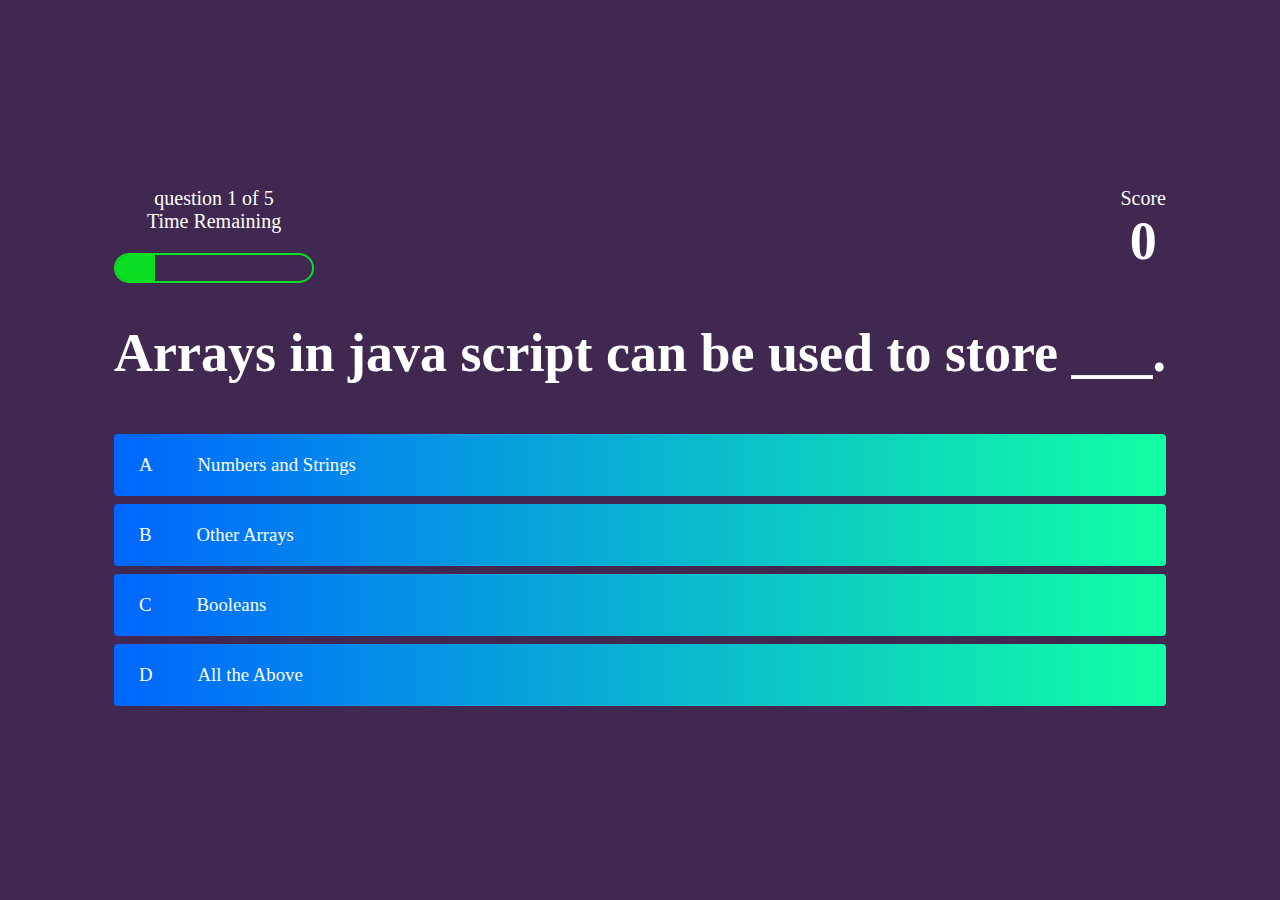
<file: game.html>
<!DOCTYPE html>
<html lang="en">
<head>
    <meta charset="UTF-8">
    <meta http-equiv="X-UA-Compatible" content="IE=edge">
    <meta name="viewport" content="width=device-width, initial-scale=1.0">
    <title>Quiz Page</title>
    <link rel="stylesheet" href="./style.css">
    <link rel="stylesheet" href="./game.css">
    <link rel="preconnect" href="https://fonts.googleapis.com">
<link rel="preconnect" href="https://fonts.gstatic.com" crossorigin>
</head>
<body>
    <div class="container">
        <div id="game" class="justify-center flex-column">
            <div id="hud">
                <div class="hud-item">
                    <p id="progressText" class="hud-prefix">
                        Question
                    </p>
                    <div id="timeText" class="hud-prefix">
                        Time Remaining
                    </div>
                    <div id="timeRemaining" class="hud-prefix"></div>
                    <div id="progressBar">
                        <div id="progressBarFull"></div>
                    </div>
                </div>
                <div class="hud-item">
                    <p class="hud-prefix">
                        Score
                    </p>
                    <h1 class="hud-main-text" id="score">
                        0
                    </h1>
                </div>
            </div>
            <h1 id="question">Commonly used data types DO NOT include:</h1>
            <div class="choice-container">
                <p class="choice-prefix">A</p>
                <p class="choice-text" data-number="1">Choice</p>
            </div>
            <div class="choice-container">
                <p class="choice-prefix">B</p>
                <p class="choice-text" data-number="2">Choice</p>
            </div>
            <div class="choice-container">
                <p class="choice-prefix">C</p>
                <p class="choice-text" data-number="3">Choice</p>
            </div>
            <div class="choice-container">
                <p class="choice-prefix">D</p>
                <p class="choice-text" data-number="4">Choice</p>
            </div>
        </div>
    </div>
    <script src="./game.js"></script>
</body>
</html>
</file>
<file: style.css>
:root {
    background-color: rgb(64, 40, 80)
}

* {
    box-sizing: border-box;
    margin: 0;
    padding: 0;
    font-size: 62.5%;
    font-family: 'Nova Square', cursive;
}

h1 {
    font-size: 5.4rem;
    color: #fff;
    margin-bottom: 5rem;
}

h2 {
    font-size: 4.2rem;
    margin-bottom: 4rem;
}

.container {
    width: 100vw;
    height: 100vh;
    display: flex;
    justify-content: center;
    align-items: center;
    max-width: 0 auto;
    padding: 2rem;
}

.flex-column {
    display: flex;
    flex-direction: column;
}

.flex-center {
    justify-content: center;
    align-items: center;
}

.justify-center {
    justify-content: center;
}

.text-center {
    text-align: center;
}

.hidden {
    display: none;
}

.btn {
    font-size: 2.4rem;
    padding: 2rem 0;
    width: 30rem;
    text-align: center;
    margin-bottom: 1rem;
    text-decoration: none;
    color: rgb(28, 26, 26);
    background: linear-gradient(90deg, rgb(18, 255, 164) 0%, rgb(0, 102, 255) 100%);
    border-radius: 4px;
}

.btn:hover {
    cursor: pointer;
    box-shadow: 0 0.4rem 1.4rem 0 rgba(8, 114, 244, 0.6);
    transition: transform 150ms;
    transform: scale(1.03);
}

.btn[disabled]:hover {
    cursor:not-allowed;
    box-shadow: none;
    transform: none;
}

#highscore-btn {
    background: linear-gradient(90deg, rgb(255, 247, 0) 0%, rgb(216, 213, 175) 100%);
}

#highscore-btn:hover {
    box-shadow: 0 0.4rem 1.4rem 0 rgba(255,255,0,0.5)
}

.fa-crown {
    font-size: 2.5rem;
    margin-left: 1rem;
}

/* End Page CSS */
.end-form-container {
    width: 100%;
    display: flex;
    flex-direction: column;
    align-items: center;
    max-width: 30rem;
}

input {
    margin-bottom: 1rem;
    width: 20rem;
    padding: 1.5rem;
    font-size: 1.8rem;
    border: none;
    box-sizing: 0 0.1rem 1.4rem 0 rgba(86, 185, 235, 0.5);
}

input::placeholder {
    color: #aaa;
}

#username {
    margin-bottom: 3ren;
    width: 100%;
    outline: none;
}

#end-text {
    font-size: 2.4rem;
    color: #fff;
    text-align: center;
}

#saveScoreBtn {
    border: none;
}

.fa-home {
    margin-left: 1rem;
    font-size: 2rem;
    color: rgb(28, 26, 26);
}
</file>
<file: game.css>
body {
    color: #fff;
}

.choice-container {
    display: flex;
    margin-bottom: 0.8rem;
    width: 100%;
    border-radius: 4px;
    background: linear-gradient(90deg, rgb(0, 102, 255) 0%, rgb(18, 255, 164) 100%);
    font-size: 3rem;
    min-width: 80rem;
}

.choice-container:hover {
    cursor: pointer;
    box-shadow: 0 0.4rem 1.4rem 0 rgb(6, 103, 247, 0.5);
    transform: scale(1.02);
    transform: transform 100ms;
}

.choice-prefix {
    padding: 2rem 2.5rem;
    color: white;
}

.choice-text {
    padding: 2rem;
    width: 100%;
}

.correct {
    background: linear-gradient(32deg, rgba(11, 223, 36) 0%, rgb(41, 242, 111) 100%)
}

.incorrect {
    background: linear-gradient(32deg, rgba(230, 29, 29, 1) 0%, rgb(224, 11, 11, 1) 100%);
}

/* Heads up Display */
#hud {
    display: flex;
    justify-content: space-between;
}

.hud-prefix {
    text-align: center;
    font-size: 2rem;
}

.hud-main-text {
    text-align: center;
}

#progressBar {
    width: 20rem;
    height: 3rem;
    border: 0.2rem solid rgb(11,223,36);
    margin-top: 2rem;
    border-radius: 50px;
    overflow: hidden;
}

#progressBarFull {
    height: 100%;
    background: rgb(11,223,36);
    width: 0%;
}

@media screen and (max-width: 768px) {
    .choice-container {
        min-width: 40rem;
    }
}
</file>
